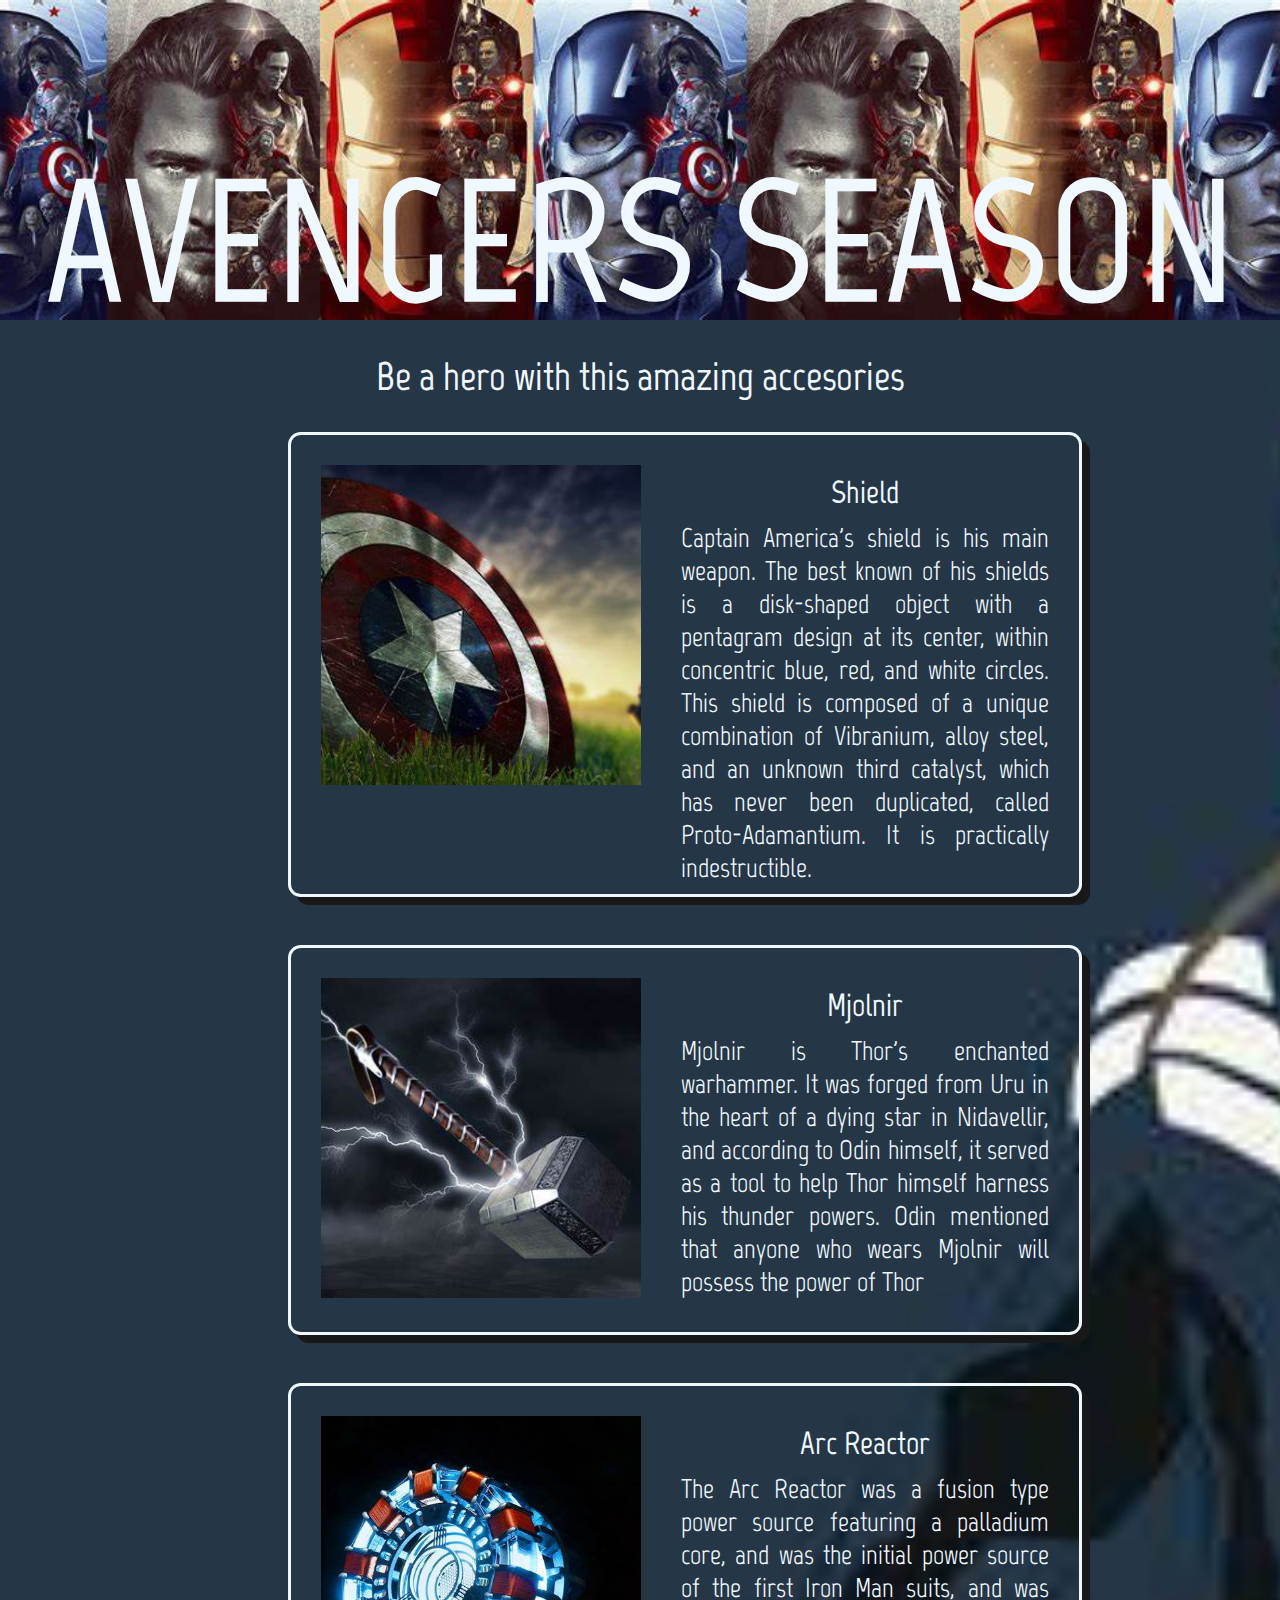
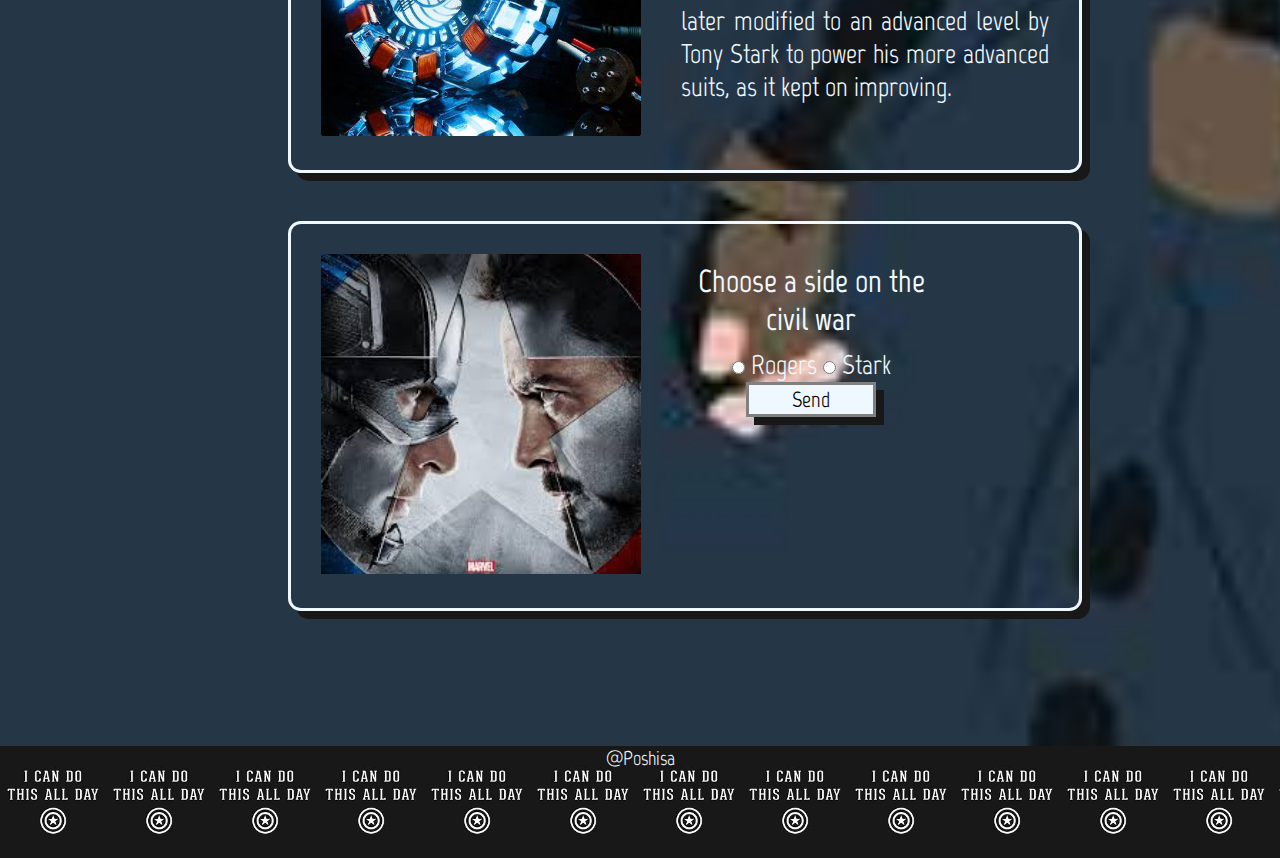
<file: index.html>
<!DOCTYPE html>
<html lang="en">

<head>
    <meta charset="UTF-8">
    <meta http-equiv="X-UA-Compatible" content="IE=edge">
    <meta name="viewport" content="width=device-width, initial-scale=1.0">
    <title>HeroStore</title>
    <link rel="preconnect" href="https://fonts.googleapis.com">
    <link rel="preconnect" href="https://fonts.gstatic.com" crossorigin>
    <link href="https://fonts.googleapis.com/css2?family=Marvel:wght@700&display=swap" rel="stylesheet">
    <link rel="stylesheet" href="assets/index.css">
</head>
<body>
    <header>
        <h1>AVENGERS SEASON</h1>
    </header>
    <section>
        <h2>Be a hero with this amazing accesories</h2>
        <article class="article-box">
            <div class="image">
                <img src="./assets/image/shield.jpg" alt="shield">
            </div>
            <div class="content">
                <h3>Shield</h3>
                <p>Captain America's shield is his main weapon. The best known of his shields is a disk-shaped object
                    with
                    a pentagram design at its center, within concentric blue, red, and white circles. This shield is
                    composed of a unique combination of Vibranium, alloy steel, and an unknown third catalyst, which
                    has never been duplicated, called Proto-Adamantium. It is practically indestructible. </p>
            </div>
        </article>
        <article class="article-box space">
            <div class="image">
                <img src="./assets/image/mjolnir1.jpg" alt="mjlonir">
            </div>
            <div class="content">
                <h3>Mjolnir</h3>
                <p>Mjolnir is Thor's enchanted warhammer. It was forged from Uru in the heart of a dying star in
                    Nidavellir, and according to Odin himself, it served as a tool to help Thor himself harness his
                    thunder powers. Odin mentioned that anyone who wears Mjolnir will possess the power of Thor</p>
            </div>
        </article>
        <article class="article-box space">
            <div class="image">
                <img src="./assets/image/arcreactor.jpg" alt="arcreactor">
            </div>
            <div class="content">
                <h3>Arc Reactor</h3>
                <p>The Arc Reactor was a fusion type power source featuring a palladium core, and was the initial power
                    source of the first Iron Man suits, and was later modified to an advanced level by Tony Stark to
                    power
                    his more advanced suits, as it kept on improving.</p>
            </div>
        </article>
        <article class="article-box">
            <div class="image">
                <img src="./assets/image/marvel.jpg" alt="marvel">
            </div>
            <div class="content form">
                <h3>Choose a side on the civil war</h3>
                <form action="show_data.html" method="get">
                    <input type="radio" name="Team" value="Captain"> Rogers
                    <input type="radio" name="Team" value="Stark"> Stark
                    <br>
                    <input class="send-buttom" type="submit" value="Send">
                </form>
            </div>
        </article>
    </section>
    <footer>
        <p>@Poshisa</p>
    </footer>
</body>

</html>
</file>
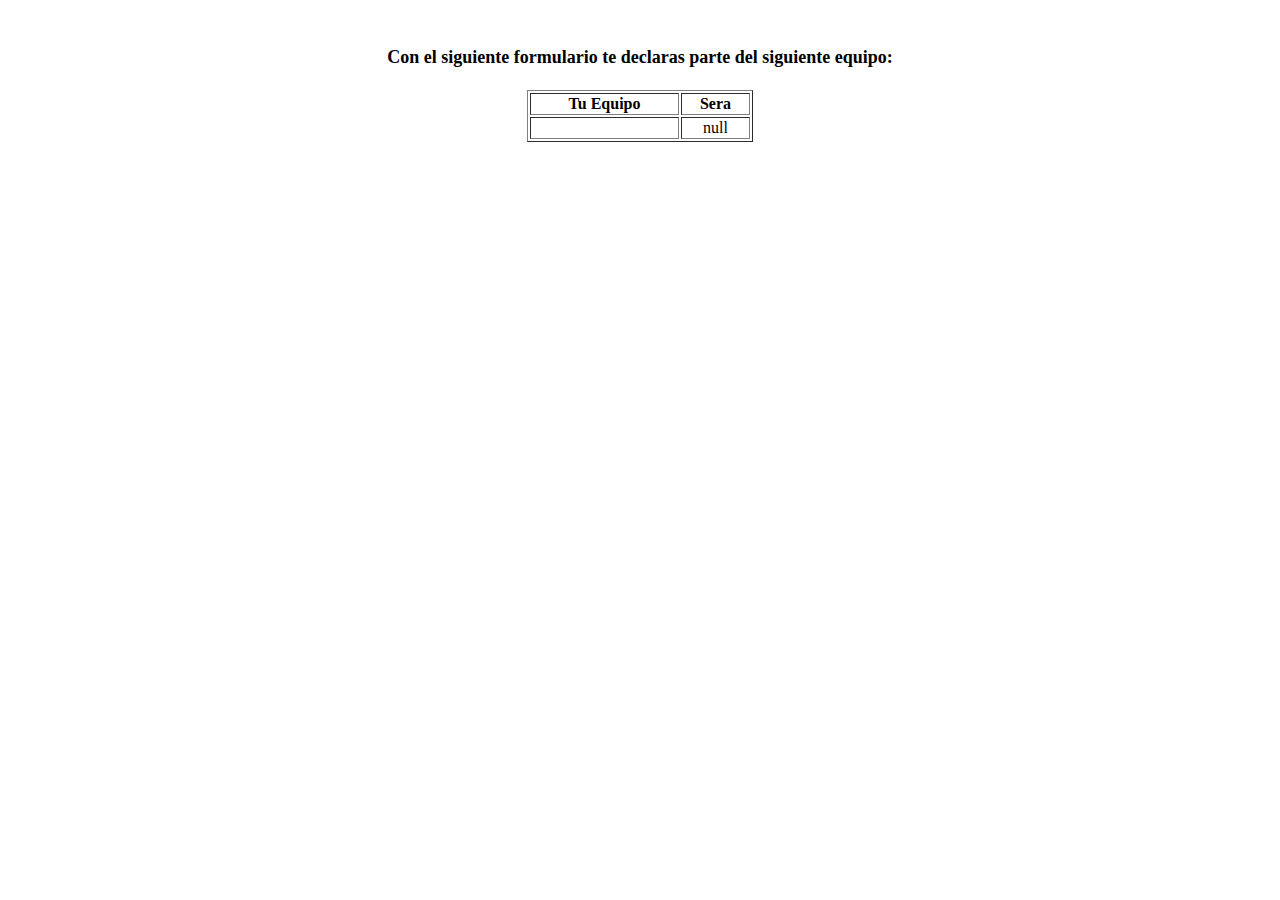
<file: show_data.html>
<html>
<head>
<title>Feedback Sent</title>
</head>
<body>
<p align=center>&nbsp;</p>
<h1 align=center><font size="+1">Con el siguiente formulario te declaras parte del siguiente equipo:</font></h1>

<table border="1" align=center width="226">
  <tr>
    <th align="center">Tu Equipo</th>
    <th align="center">Sera</th>
  </tr>

<script language="javascript">
var args = location.search.substr(1).split('&');
console.log(args)
for (var i = 0; i < args.length; ++i) {
  var parts = args[i].split('=');
  if (parts != null) {
    var field = parts[0];
    var value = parts[1];
    if (value == null) {
      value = "null"
    }
    else {
      value = '"' + unescape(value.replace(/\+/g, ' ')) + '"';
    }

    document.writeln('<tr><td align="center">' + field + '</td>');
    document.writeln('<td align="center">' + value + '</td></tr>');
  }
}
</script>

<noscript>
<tr><td>
<p>You need to turn on Javascript in your browser.</p>

<p>In Microsoft Internet Explorer 4 or greater:</p>
<ul>
<li>From the "Tools" menu (in IE 4, it's the "View" menu), select "Internet Options".</li>
<li>Click on the "Security" tab.</li>
<li>Click on the "Custom Level" button. (In IE 4, select "Custom"
and then click on "Settings...".)</li>
<li>Under "Active scripting" make sure "Enable" is selected.</li>
</ul>

<p>In Netscape version 4 or greater:</p>
<ul>
<li>From the <b>Edit</b> menu, select <b>Preferences</b>.</li>
<li>In the <b>Category</b> list on the left, click on the word "Advanced".</li>
<li>In the panel on the right, make sure "Enable JavaScript" is checked.</li>
<li>Click the <b>OK</b> button.</li>
</ul>

</td></tr>
</noscript>

</table>
</body>
</html>
</file>
<file: assets/index.css>
* {
    font-family: 'Marvel', sans-serif;
    margin: 0;
    color:aliceblue;
}

header {
    height: 20em;
    background-image: url("./image/logo.jpg");
    background-size: contain;
    background-position: center;
}

h1 {
    font-size: 11rem;
    font-weight: bolder;
    color: aliceblue;
    text-align: center;
    padding-top: 15vh;
}

section {
    background-image: url("./image/captain1.jpg");
    /*background-repeat: no-repeat;*/
    background-position: center;
    background-size: cover;
}
h2 {
    padding: 2rem;
    text-align: center;
    font-size: 40px;
}
.article-box {
    display: flex;
    width: 60%;
  }
  .space {
    margin-top: 3rem;
    margin-bottom: 3rem;
  }
  .image {
    flex: 1;
    height: 15%;
    margin: 20px;
  }
  img {
    width: 20rem;
    height: 20rem;
    object-fit: cover;
  }
  .content {
    margin-right: 20px;
    margin-left: 20px;
    margin-top: 18px;
  text-align: justify;
  font-size: 3vh;
}
article {
    margin-left: 18rem;
    border: 3px solid aliceblue;
    padding: 10px;
    border-radius: 1vw;
    box-shadow: 8px 8px rgb(24, 24, 24);
}
h3 {
    text-align: center;
    padding: 10px;
}
section {
    padding-bottom: 15vh;
}
.send-buttom {
    color:black;
    border:3px solid gray;
    background-color: aliceblue;
    box-shadow: 8px 8px rgb(24, 24, 24);
    width: 50%;
    font-size: 1.4rem;
}
.form {
    text-align: center;
    margin-right: 10vw;
}
footer {
    background-image: url("./image/captain.jpg") ;
    height:7em;
    background-size: contain;
  }

    footer p {
        text-align: center;
        font-size: 20px;
    }
</file>
